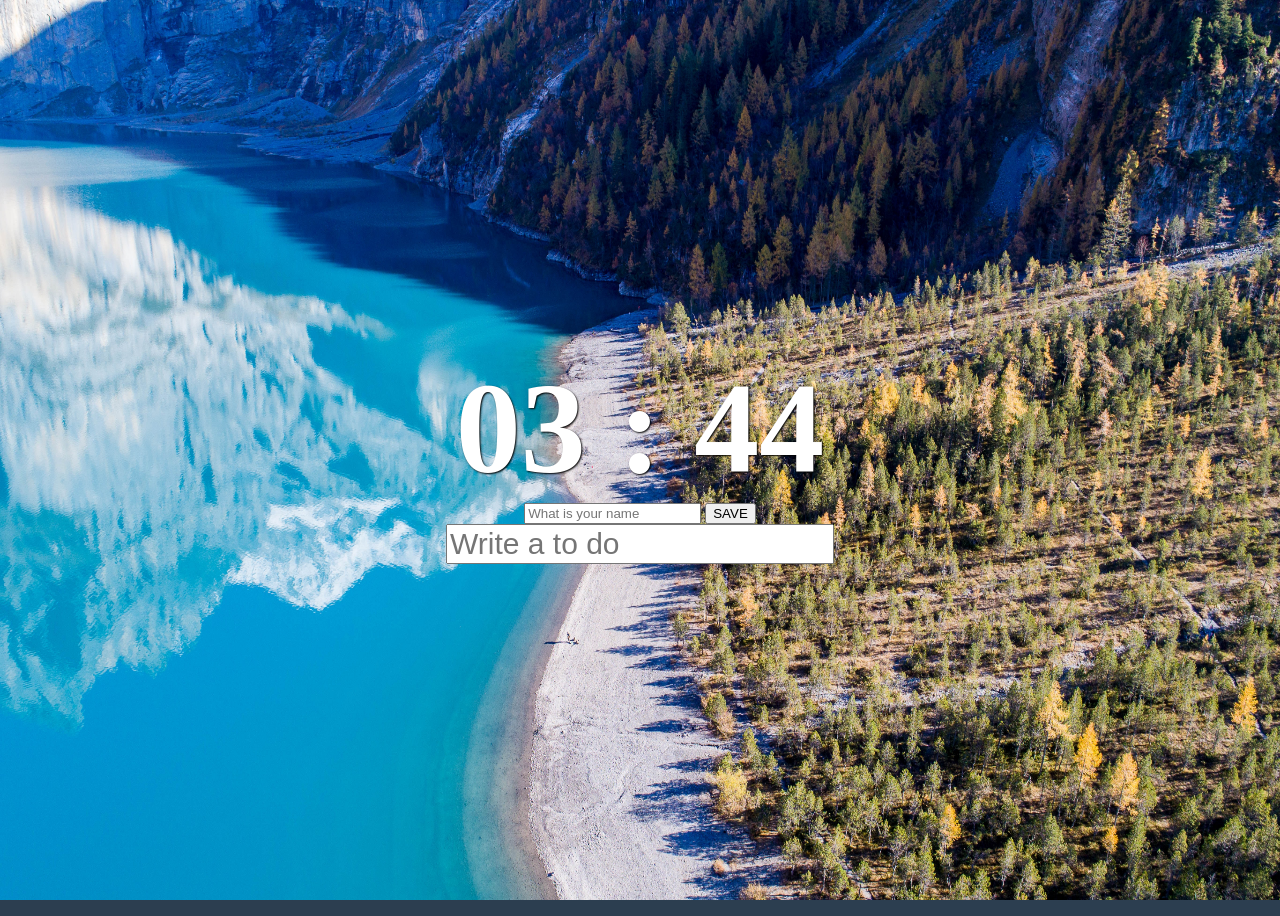
<file: index.html>
<!DOCTYPE html>
<html lang="kr">
  <head>
    <meta charset="UTF-8" />
    <meta name="viewport" content="width=device-width, initial-scale=1.0" />
    <title>Vanilla JS</title>
    <link rel="stylesheet" href="./css/index.css" />
  </head>
  <body>
    <span class="js-weather"><!-- script --></span>
    <div class="js-clock">
      <span>00</span>
      <span class="js-clock__column">:</span>
      <span>00</span>
    </div>
    <form class="js-form form">
      <input type="text" placeholder="What is your name" />
      <input type="submit" value="SAVE" />
    </form>
    <h4 class="js-greetings greetings"><!-- js here! --></h4>
    <div class="todolist">
      <form class="js-toDoForm">
        <input type="text" placeholder="Write a to do" />
      </form>
      <ul class="js-toDoList">
        <!-- js here! -->
      </ul>
    </div>
    <script src="./js/clock.js"></script>
    <script src="./js/greeting.js"></script>
    <script src="./js/todo.js"></script>
    <script src="./js/bg.js"></script>
    <script src="./js/weather.js"></script>
  </body>
</html>
</file>
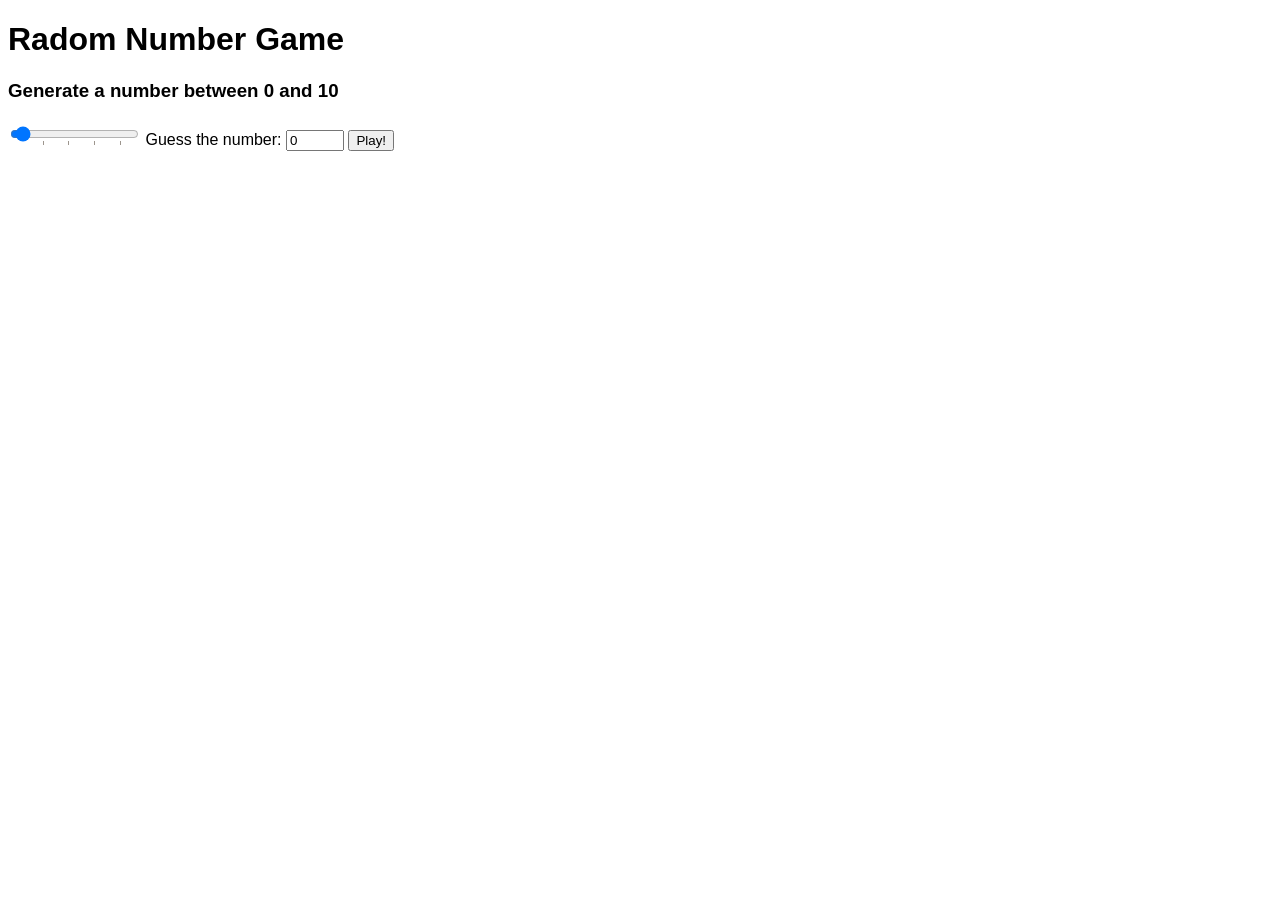
<file: (00) challenge/day10/index.html>
<!DOCTYPE html>
<html>
  <head>
    <title>Parcel Sandbox</title>
    <meta charset="UTF-8" />
    <link rel="stylesheet" href="./src/styles.css" />
  </head>

  <body>
    <h1>Radom Number Game</h1>
    <h3>
      Generate a number between 0 and <span class="js-rangeMaxValue">10</span>
    </h3>

    <form class="js-form">
      <input
        type="range"
        list="tickmarks"
        min="0"
        max="220"
        value="10"
        step="5"
      />
      <label>
        Guess the number: <input type="number" min="0" max="10" value="0" />
      </label>
      <input type="submit" value="Play!" />
    </form>

    <div>
      <p id="js-result" class="hiding">
        You choose: <span class="js-chooseNum"> </span>, the machine choose:
        <span class="js-machineNum"> </span>.
      </p>
      <p id="lost" class="hiding">You lost!</p>
      <p id="won" class="hiding">You won!</p>
    </div>

    <datalist id="tickmarks">
      <!-- <option value="0"></option> -->
      <option value="50"></option>
      <option value="100"></option>
      <option value="150"></option>
      <option value="200"></option>
    </datalist>
    <script src="src/index.js"></script>
  </body>
</html>
</file>
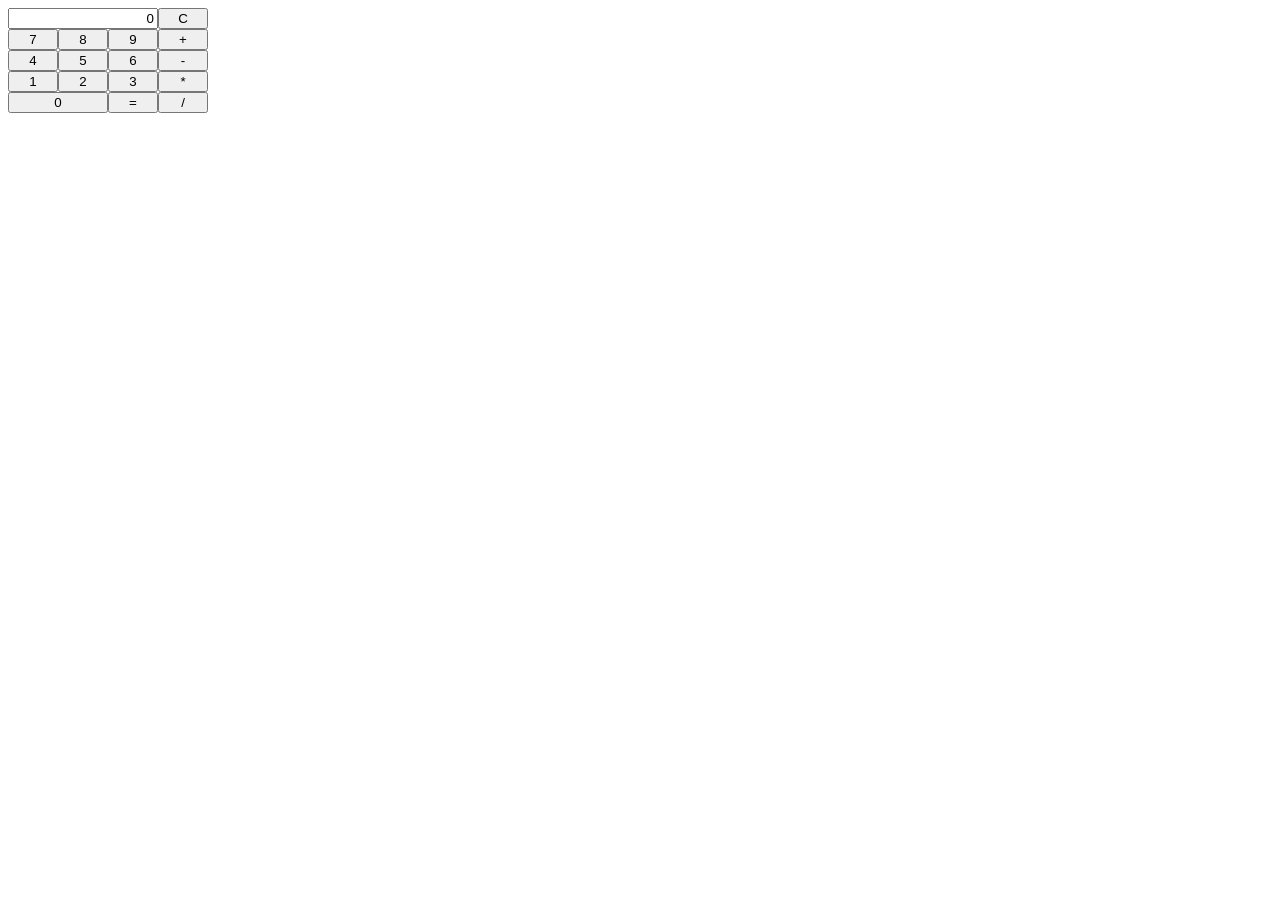
<file: (00) challenge/day11-12/index.html>
<!DOCTYPE html>
<html>
  <head>
    <title>Parcel Sandbox</title>
    <meta charset="UTF-8" />
    <link rel="stylesheet" href="./src/styles.css" />
  </head>

  <body>
    <div class="container">
      <div class="row">
        <input type="text" class="result" value="0" />
        <button class="cancle" data-Op="cancle">C</button>
      </div>
      <div class="row">
        <button class="number" value="7">7</button>
        <button class="number" value="8">8</button>
        <button class="number" value="9">9</button>
        <button class="operator" data-Op="operator">+</button>
      </div>
      <div class="row">
        <button class="number" value="4">4</button>
        <button class="number" value="5">5</button>
        <button class="number" value="6">6</button>
        <button class="operator" data-Op="operator">-</button>
      </div>
      <div class="row">
        <button class="number" value="1">1</button>
        <button class="number" value="2">2</button>
        <button class="number" value="3">3</button>
        <button class="operator" data-Op="operator">*</button>
      </div>
      <div class="row">
        <button class="number" value="0">0</button>
        <button class="operator" data-Op="equals">=</button>
        <button class="operator" data-Op="operator">/</button>
      </div>
    </div>
    <script src="src/index.js"></script>
  </body>
</html>
</file>
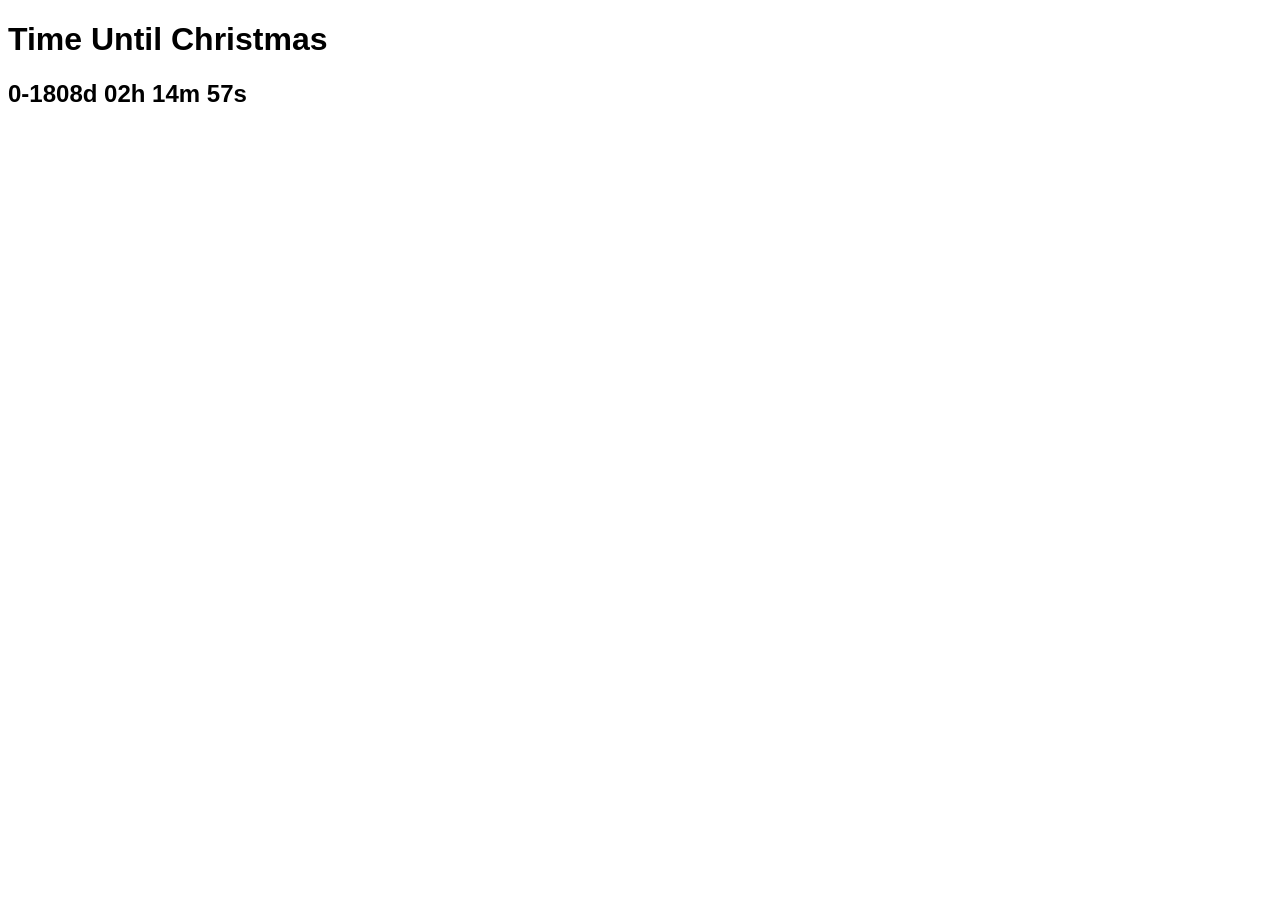
<file: (00) challenge/day5/index.html>
<!DOCTYPE html>
<html>
  <head>
    <title>Parcel Sandbox</title>
    <meta charset="UTF-8" />
    <link rel="stylesheet" href="./src/styles.css" />
  </head>

  <body>
    <h1>Time Until Christmas</h1>
    <h2 class="js-count"><!-- js script --></h2>
    <script src="src/index.js"></script>
  </body>
</html>
</file>
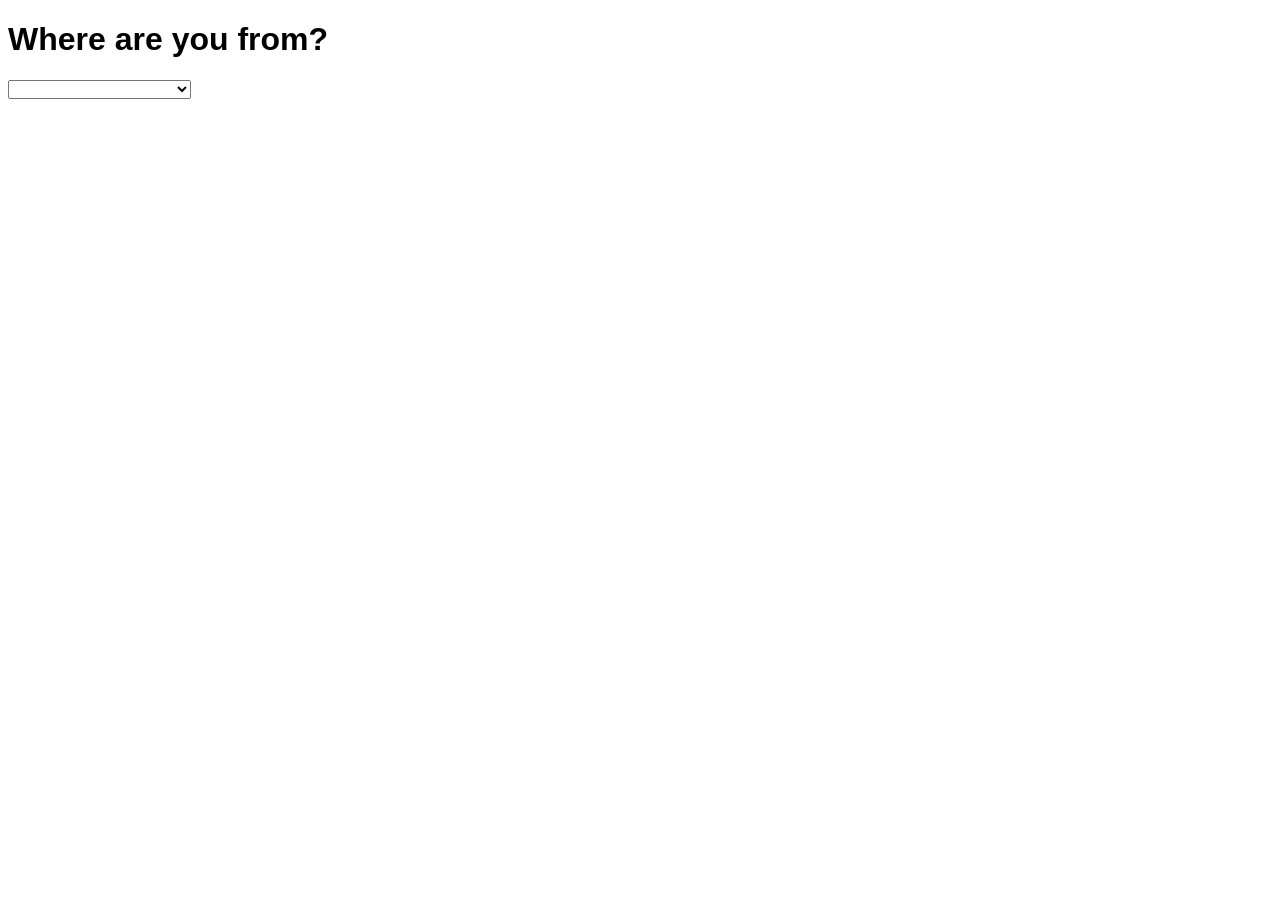
<file: (00) challenge/day6/index.html>
<!DOCTYPE html>
<html>
  <head>
    <title>Parcel Sandbox</title>
    <meta charset="UTF-8" />
    <link rel="stylesheet" href="./src/styles.css" />
  </head>
  <body>
    <h1>Where are you from?</h1>
    <select class="js-country">
      <option value="">--- Choose Your Country ---</option>
      <option value="">Korea</option>
      <option value="">Greece</option>
      <option value="">Turkey</option>
      <option value="">Finland</option>
    </select>
    <script src="src/index.js"></script>
  </body>
</html>
</file>
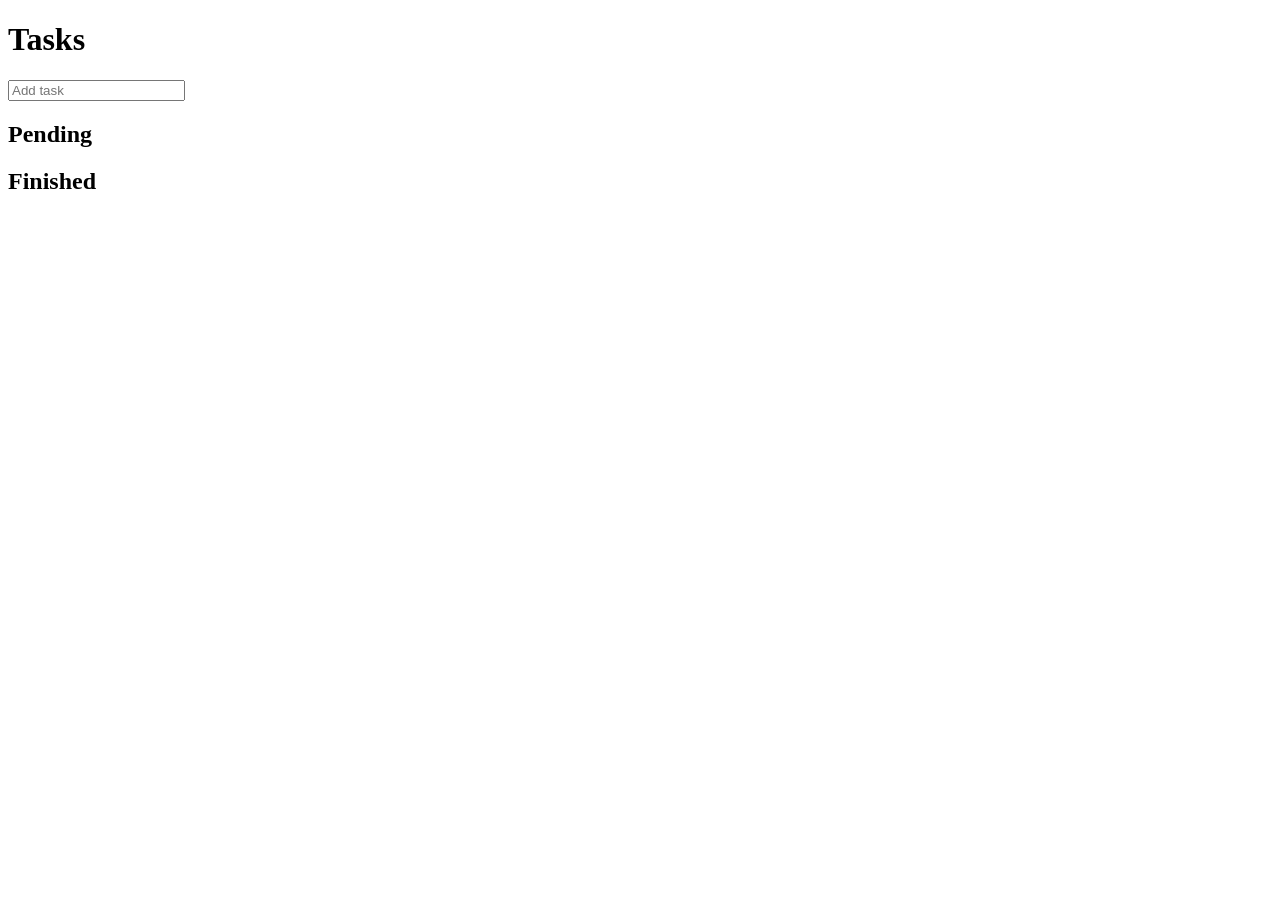
<file: (00) challenge/day8-9(miss)/index.html>
<!DOCTYPE html>
<html>
  <head>
    <title>Parcel Sandbox</title>
    <meta charset="UTF-8" />
  </head>

  <body>
    <h1>Tasks</h1>
    <form class="js-toDoForm">
      <input type="text" placeholder="Add task" />
    </form>
    <h2>Pending</h2>
    <ul class="js-pendingList"></ul>
    <h2>Finished</h2>
    <ul class="js-finishedList"></ul>
    <script src="src/index.js"></script>
  </body>
</html>
</file>
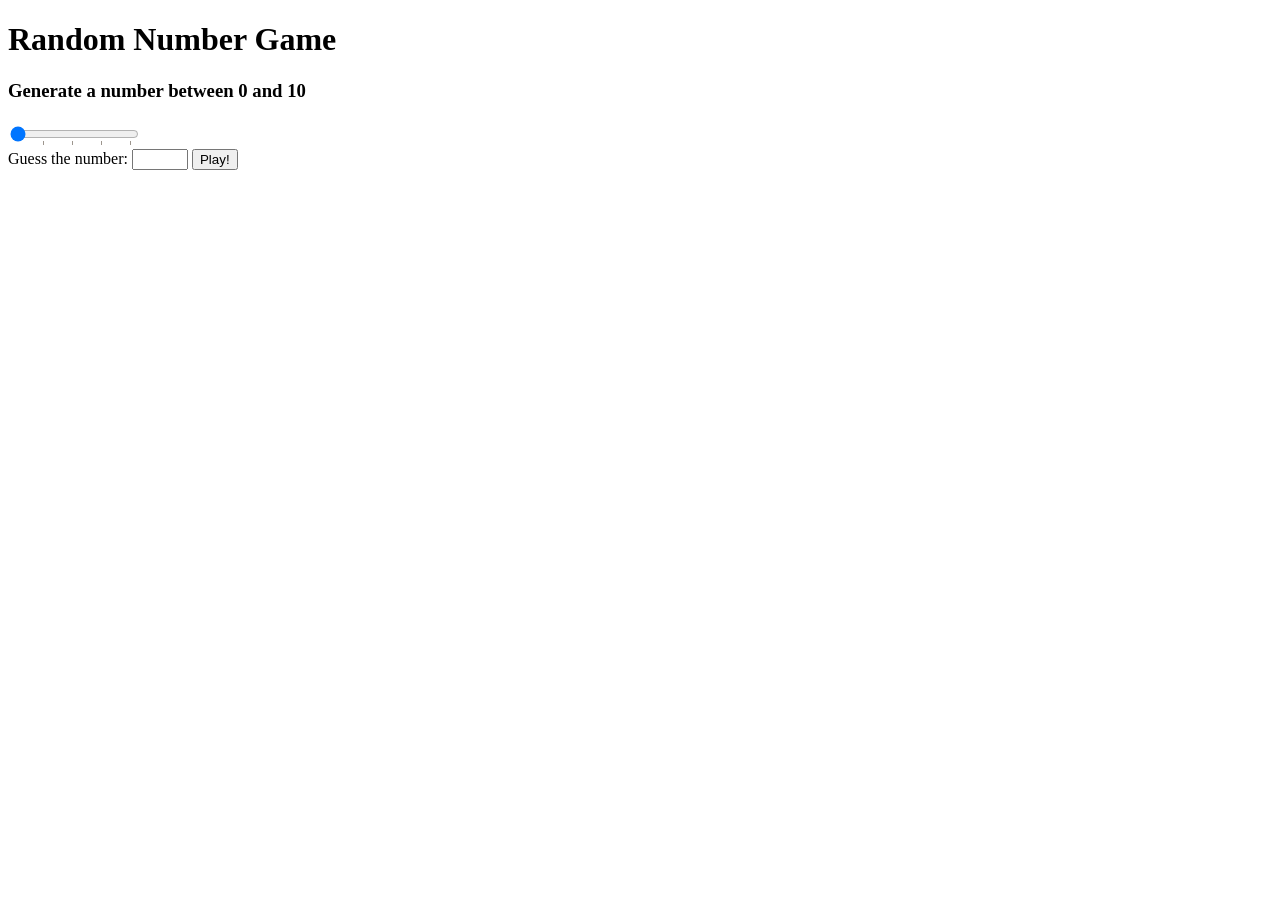
<file: (01) solution/day10/index.html>
<!DOCTYPE html>
<html>
  <head>
    <title>Parcel Sandbox</title>
    <meta charset="UTF-8" />
  </head>

  <body>
    <h1>Random Number Game</h1>
    <div>
      <h3 class="js-title">Generate a number between 0 and <span>10</span></h3>
      <datalist id="number">
        <option value="50"></option>
        <option value="100"></option>
        <option value="150"></option>
        <option value="200"></option>
      </datalist>
      <input
        list="number"
        id="js-range"
        type="range"
        min="5"
        max="200"
        value="5"
        step="5"
      />
    </div>
    <form id="js-guess">
      <label>Guess the number:</label>
      <input type="number" max="200" min="5" />
      <button>Play!</button>
    </form>
    <div id="js-result">
      <span></span>
    </div>
    <script src="src/index.js"></script>
  </body>
</html>
</file>
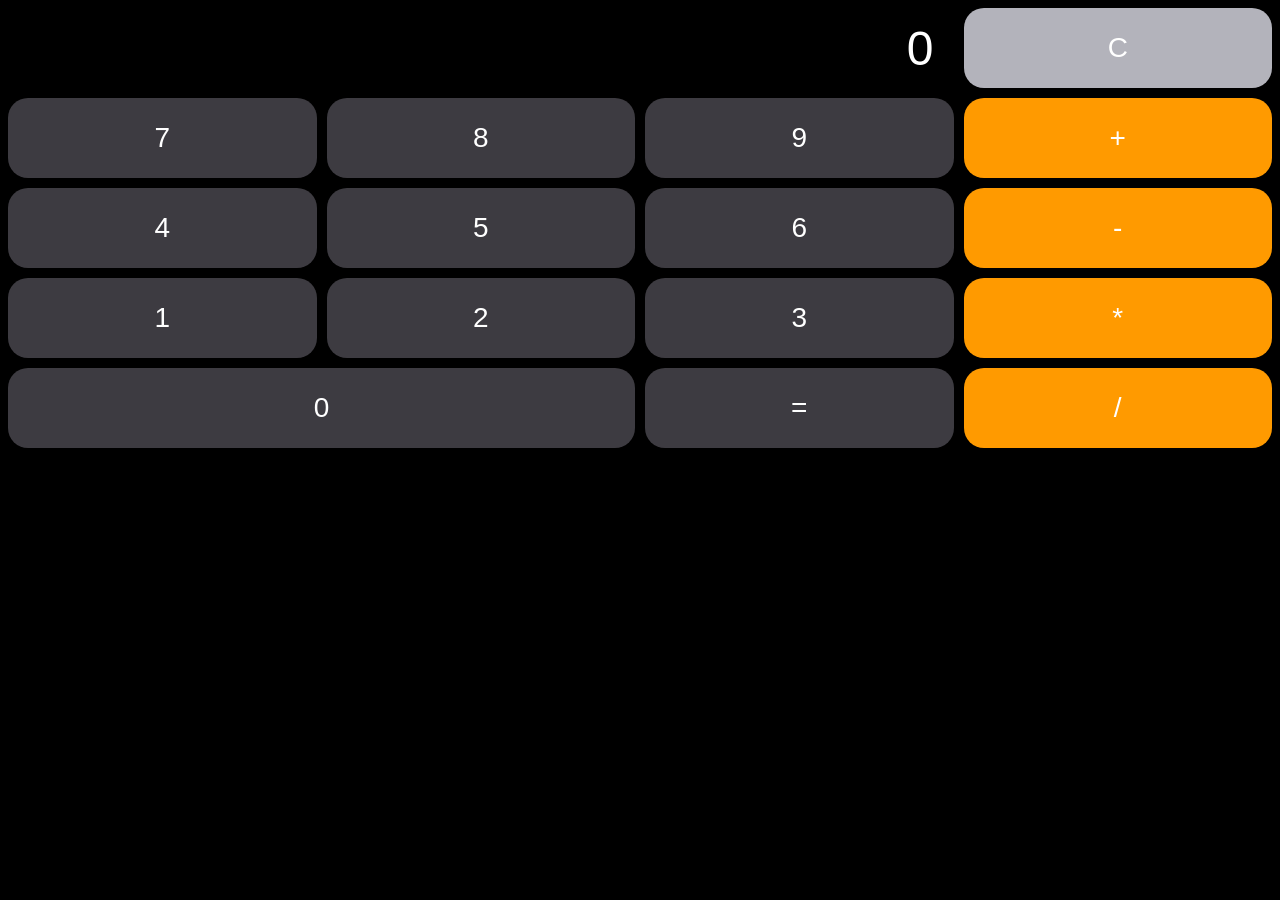
<file: (01) solution/day11-12/index.html>
<!DOCTYPE html>
<html>
  <head>
    <title>Parcel Sandbox</title>
    <link rel="stylesheet" href="./src/styles.css" />
    <meta charset="UTF-8" />
  </head>

  <body>
    <span class="js-result result">0</span>
    <span class="js-reset reset">C</span>
    <span class="js-number">7</span>
    <span class="js-number">8</span>
    <span class="js-number">9</span>
    <span class="js-operation operation">+</span>
    <span class="js-number">4</span>
    <span class="js-number">5</span>
    <span class="js-number">6</span>
    <span class="js-operation operation">-</span>
    <span class="js-number">1</span>
    <span class="js-number">2</span>
    <span class="js-number">3</span>
    <span class="js-operation operation">*</span>
    <span class="js-number zero">0</span>
    <span class="js-equals">=</span>
    <span class="js-operation operation">/</span>
    <script src="src/index.js"></script>
  </body>
</html>
</file>
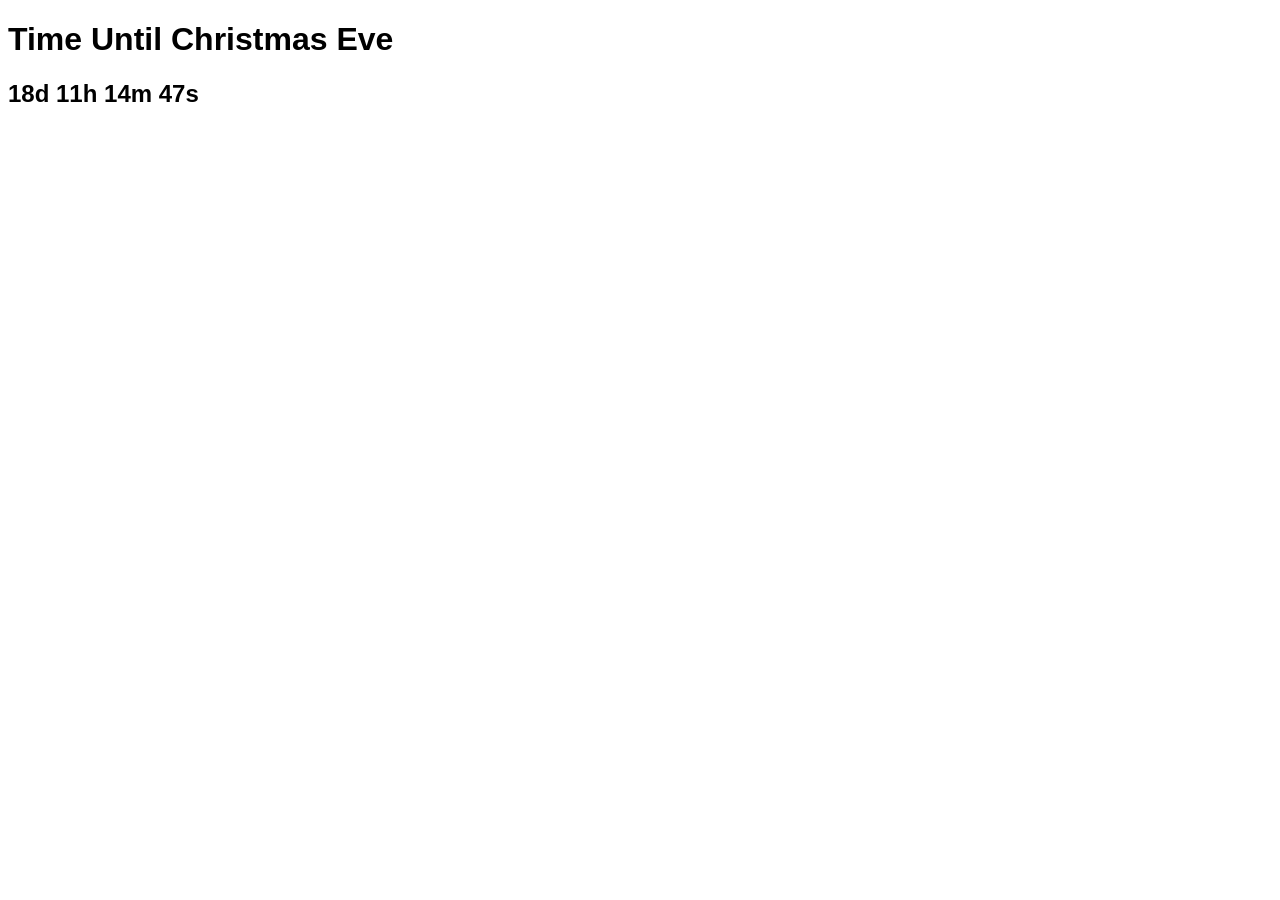
<file: (01) solution/day5/index.html>
<!DOCTYPE html>
<html>
  <head>
    <title>Parcel Sandbox</title>
    <meta charset="UTF-8" />
    <link rel="stylesheet" href="./src/styles.css" />
  </head>
  <body>
    <h1>Time Until Christmas Eve</h1>
    <h2 class="js-clock"></h2>
    <script src="src/index.js"></script>
  </body>
</html>
</file>
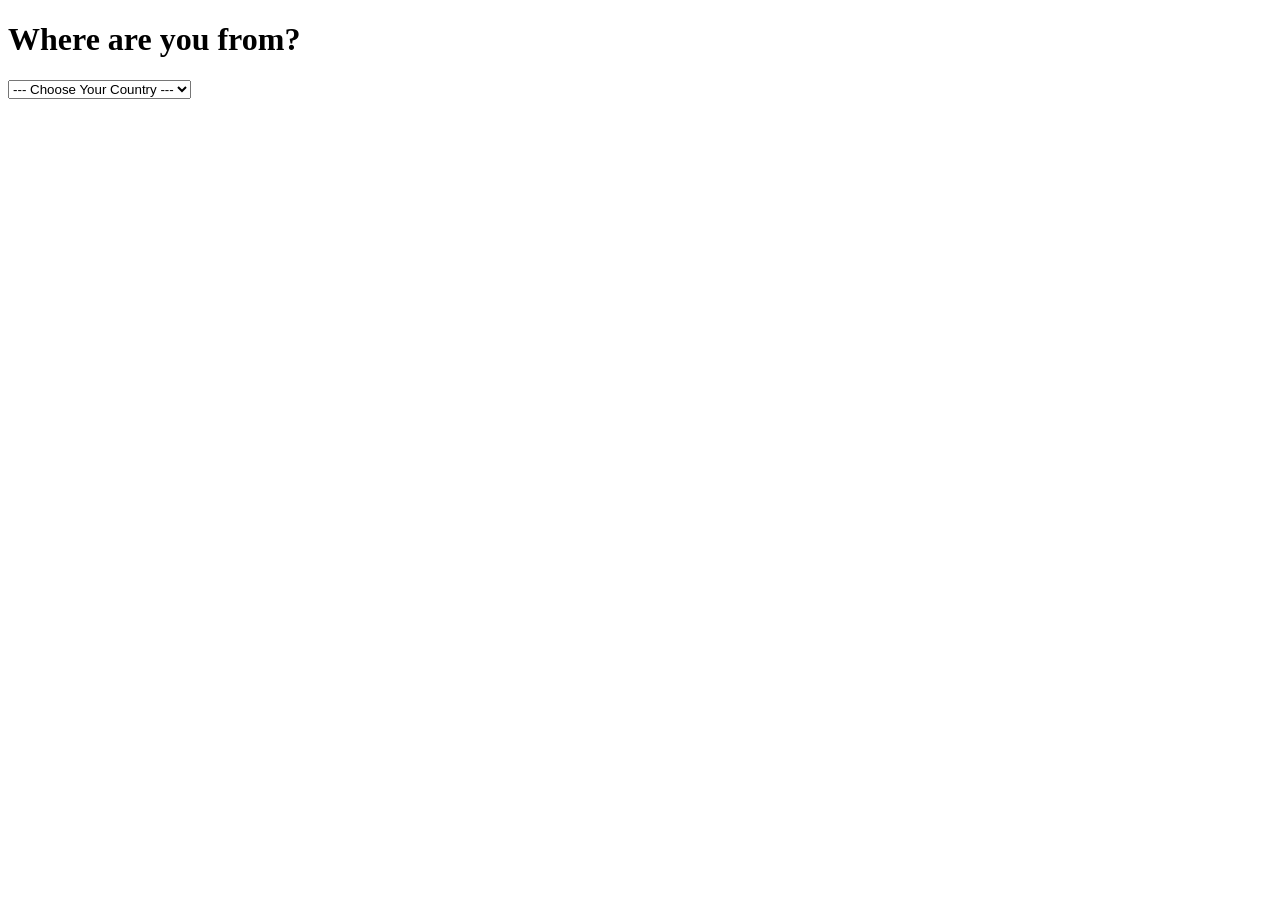
<file: (01) solution/day6/index.html>
<!DOCTYPE html>
<html>
  <head>
    <title>Parcel Sandbox</title>
    <meta charset="UTF-8" />
  </head>
  <body>
    <h1>Where are you from?</h1>
    <select class="js-select">
      <option value="NONE">--- Choose Your Country ---</option>
      <option value="KR">Korea</option>
      <option value="GR">Greece</option>
      <option value="TR">Turkey</option>
      <option value="FI">Finland</option>
    </select>
    <script src="src/index.js"></script>
  </body>
</html>
</file>
<file: css/index.css>
body {
  height: 100vh;
  display: flex;
  justify-content: center;
  align-items: center;
  flex-direction: column;
  background-color: #2c3e50;
  color: white;
  text-shadow: 1px 1px 2px black;
}
.js-weather {
  position: fixed;
  top: 0;
  right: 0;
  margin-top: 10px;
  margin-right: 20px;
}
.js-clock {
  /* display: flex; */
  /* justify-content: center;
  align-items: center;
  align-content: center; */
  font-size: 130px;
  font-weight: 600;
}
.js-clock__column {
  visibility: hidden;
}

.todolist {
  position: relative;
}
.js-toDoList {
  position: absolute;
  left: -45px;
}
.js-toDoForm input,
.js-toDoList li,
h4 {
  font-size: 30px;
}
.form,
.greetings {
  display: none;
}
.showing {
  display: block;
}
li {
  list-style-type: none;
}

li span:first-child {
  cursor: pointer;
}

input {
  outline: none;
}

@keyframes fadeIn {
  from {
    opacity: 0;
  }
  to {
    opacity: 1;
  }
}
.bgImage {
  position: absolute;
  top: 0;
  left: 0;
  width: 100%;
  height: 100%;
  z-index: -1;
  animation: fadeIn 0.5s linear;
}
</file>
<file: (00) challenge/day10/src/styles.css>
body {
  font-family: sans-serif;
}
input[type="number"] {
  width: 50px;
}

p {
  font-weight: bold;
}

.hiding {
  display: none;
}

.showing {
  display: block;
}
</file>
<file: (00) challenge/day11-12/src/styles.css>
body {
  font-family: sans-serif;
}
button {
  width: 50px;
}

.container {
  display: flex;
  flex-direction: column;
}

.row {
  display: flex;
}
.container .row:nth-child(1) input {
  width: 142px;
  text-align: right;
  outline: none;
}

.container .row:nth-child(5) button:first-child {
  width: 100px;
}
</file>
<file: (00) challenge/day5/src/styles.css>
body {
  font-family: sans-serif;
}
</file>
<file: (00) challenge/day6/src/styles.css>
body {
  font-family: sans-serif;
}
</file>
<file: (01) solution/day11-12/src/styles.css>
body {
  display: grid;
  grid-template-columns: repeat(4, 1fr);
  grid-template-rows: 80px;
  grid-auto-rows: 80px;
  grid-gap: 10px;
  background-color: black;
  font-family: -apple-system, BlinkMacSystemFont, "Segoe UI", Roboto, Oxygen,
    Ubuntu, Cantarell, "Open Sans", "Helvetica Neue", sans-serif;
}

body span {
  display: flex;
  justify-content: center;
  align-items: center;
  background-color: #3d3b41;
  border-radius: 20px;
  font-size: 28px;
  color: white;
  cursor: pointer;
}

body span:active {
  opacity: 0.8;
}

body span:not(.result) {
  user-select: none;
}

.result {
  background-color: black;
  padding-right: 20px;
  justify-content: flex-end;
  font-size: 48px;
  grid-column: 1 / 4;
}

.zero {
  grid-column: 1 / 3;
}

.operation {
  background-color: #ff9a00;
}

.reset {
  background-color: #b3b3bb;
}
</file>
<file: (01) solution/day5/src/styles.css>
body {
  font-family: sans-serif;
}
</file>
